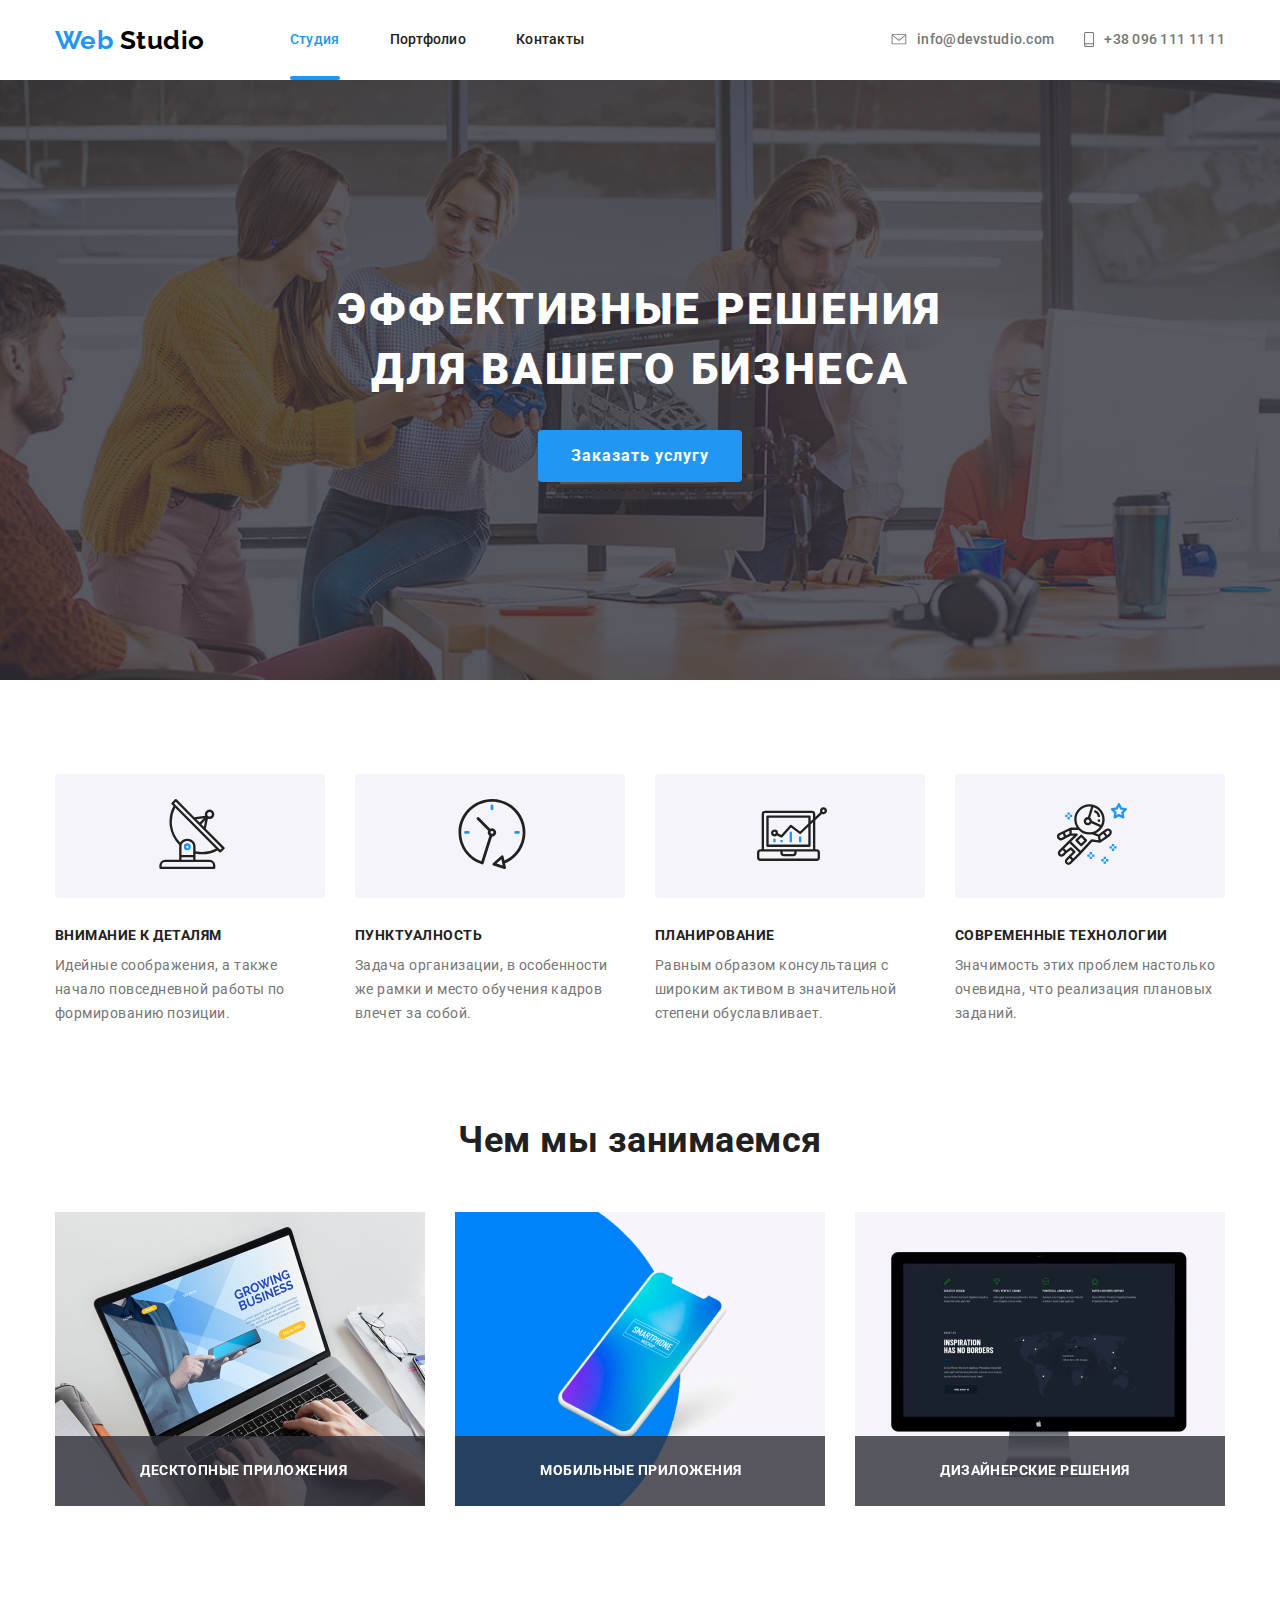
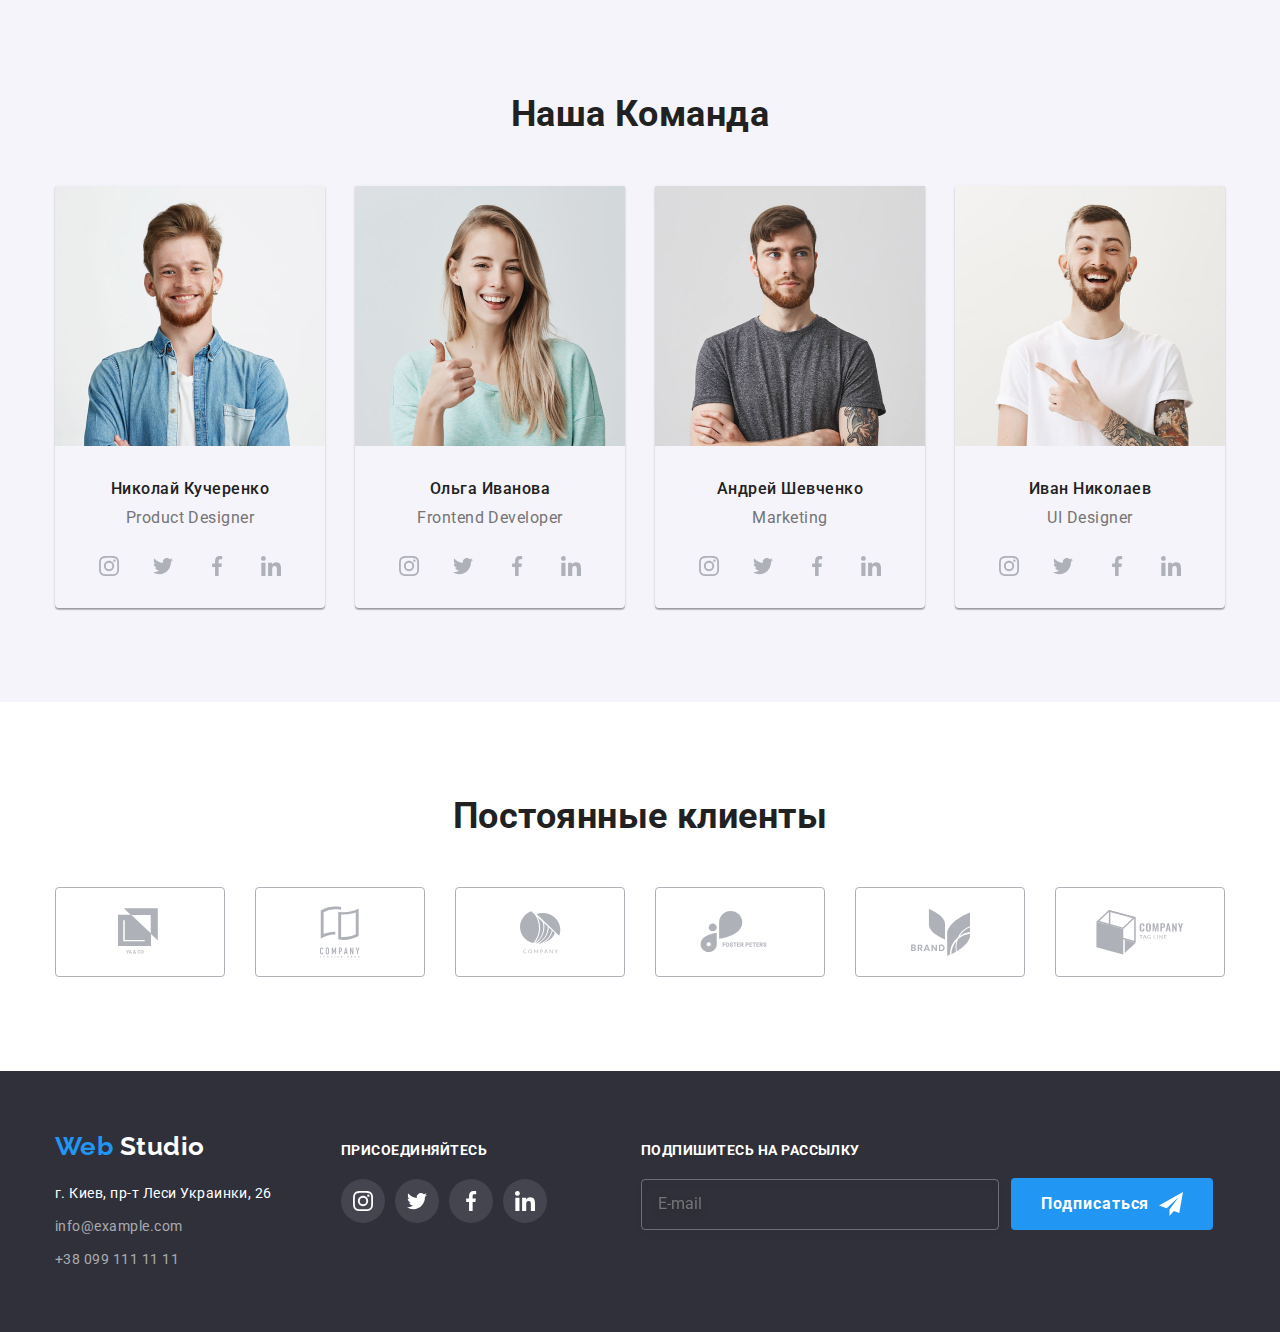
<file: index.html>
<!DOCTYPE html>
<html lang="ru">
  <head>
    <meta charset="UTF-8" />
    <meta name="viewport" content="width=device-width, initial-scale=1.0" />
    <title>Web Studio</title>
    <link
      href="https://fonts.googleapis.com/css2?family=Raleway:wght@700&family=Roboto:wght@400;500;700;900&display=swap"
      rel="stylesheet"
    />
    <link
      rel="stylesheet"
      href="https://cdnjs.cloudflare.com/ajax/libs/modern-normalize/0.7.0/modern-normalize.min.css"
    />

    <link rel="stylesheet" href="./css/main.min.css" />
  </head>
  <body>
    <!-- Шапка -->
    <header>
      <div class="container header">
        <nav class="header-nav">
          <a href="" class="logo link">
            Web <span class="studio-black">Studio</span>
          </a>

          <ul class="pages-nav list">
            <li class="item">
              <a href="" class="link current">Студия</a>
            </li>
            <li class="item">
              <a href="./portfolio.html" class="link">Портфолио</a>
            </li>
            <li class="item"><a href="" class="link">Контакты</a></li>
          </ul>
        </nav>

        <ul class="header-contacts list">
          <li class="header-mail">
            <a href="mailto:info@devstudio.com" class="contacts link"
              ><svg class="icon-mail">
                <use href="./images/sprite.svg#envelope"></use>
              </svg>
              info@devstudio.com</a
            >
          </li>
          <li class="header-phone">
            <a href="tel:+380961111111" class="contacts link"
              ><svg class="icon-phone">
                <use href="./images/sprite.svg#smartphone"></use>
              </svg>
              +38 096 111 11 11</a
            >
          </li>
        </ul>
      </div>
    </header>

    <main>
      <!-- Герой -->
      <section class="hero">
        <h1 class="hero-title">
          Эффективные решения <br />
          для вашего бизнеса
        </h1>
        <button class="hero-btn" data-open-modal>Заказать услугу</button>
      </section>

      <!-- Особенности -->
      <section class="section">
        <div class="container features">
          <h2 class="visually-hiden">Особенности</h2>

          <ul class="features-list list">
            <li class="item">
              <div class="features-icon">
                <svg class="icon-antenna">
                  <use href="./images/sprite.svg#antenna"></use>
                </svg>
              </div>
              <h3 class="title">Внимание к деталям</h3>

              <p class="text">
                Идейные соображения, а также начало повседневной работы по
                формированию позиции.
              </p>
            </li>
            <li class="item">
              <div class="features-icon">
                <svg class="icon-clock">
                  <use href="./images/sprite.svg#clock"></use>
                </svg>
              </div>
              <h3 class="title">Пунктуалность</h3>

              <p class="text">
                Задача организации, в особенности же рамки и место обучения
                кадров влечет за собой.
              </p>
            </li>
            <li class="item">
              <div class="features-icon">
                <svg class="icon-diagram">
                  <use href="./images/sprite.svg#diagram"></use>
                </svg>
              </div>
              <h3 class="title">Планирование</h3>

              <p class="text">
                Равным образом консультация с широким активом в значительной
                степени обуславливает.
              </p>
            </li>
            <li class="item">
              <div class="features-icon">
                <svg class="icon-astronaut">
                  <use href="./images/sprite.svg#astronaut"></use>
                </svg>
              </div>
              <h3 class="title">Современные Технологии</h3>
              <p class="text">
                Значимость этих проблем настолько очевидна, что реализация
                плановых заданий.
              </p>
            </li>
          </ul>
        </div>
      </section>

      <!-- Чем мы занимаемся -->
      <section class="section">
        <div class="container">
          <h2 class="section-title">Чем мы занимаемся</h2>

          <ul class="directions list">
            <li class="item">
              <img src="./images/box-1.jpg" alt="Изображение Ноутбука" />
              <h3 class="direction-title">Десктопные приложения</h3>
            </li>
            <li class="item">
              <img src="./images/box-2.jpg" alt="Изображение Смартфона" />
              <h3 class="direction-title">Мобильные приложения</h3>
            </li>
            <li class="item">
              <img src="./images/box-3.jpg" alt="Изображение Монитора" />
              <h3 class="direction-title">Дизайнерские решения</h3>
            </li>
          </ul>
        </div>
      </section>

      <!-- Наша команда -->
      <section class="section our-team">
        <div class="container">
          <h2 class="section-title">Наша Команда</h2>

          <ul class="team list">
            <li class="item">
              <img
                class="img"
                src="./images/team-1.jpg"
                alt="Фотография Николая Кучеренко"
                width="270"
              />

              <h3 class="team-title">Николай Кучеренко</h3>
              <p class="team-position">Product Designer</p>

              <ul class="team-social list">
                <li class="team-social-item">
                  <a href="" aria-label="Ссылка на Инстаграм" class="team-link">
                    <svg class="team-link-icon">
                      <use href="./images/sprite.svg#instagram"></use>
                    </svg>
                  </a>
                </li>
                <li class="team-social-item">
                  <a href="" aria-label="Ссылка на Твиттер" class="team-link">
                    <svg class="team-link-icon">
                      <use href="./images/sprite.svg#twitter"></use>
                    </svg>
                  </a>
                </li>
                <li class="team-social-item">
                  <a href="" aria-label="Ссылка на Фейсбук" class="team-link">
                    <svg class="team-link-icon">
                      <use href="./images/sprite.svg#facebook"></use>
                    </svg>
                  </a>
                </li>
                <li class="team-social-item">
                  <a href="" aria-label="Ссылка на ЛинкедИн" class="team-link">
                    <svg class="team-link-icon">
                      <use href="./images/sprite.svg#linkedin"></use>
                    </svg>
                  </a>
                </li>
              </ul>
            </li>

            <li class="item">
              <img
                class="img"
                src="./images/team-2.jpg"
                alt="Фотография Ольги Ивановой"
                width="270"
              />

              <h3 class="team-title">Ольга Иванова</h3>
              <p class="team-position">Frontend Developer</p>

              <ul class="team-social list">
                <li class="team-social-item">
                  <a href="" aria-label="Ссылка на Инстаграм" class="team-link">
                    <svg class="team-link-icon">
                      <use href="./images/sprite.svg#instagram"></use>
                    </svg>
                  </a>
                </li>
                <li class="team-social-item">
                  <a href="" aria-label="Ссылка на Твиттер" class="team-link">
                    <svg class="team-link-icon">
                      <use href="./images/sprite.svg#twitter"></use>
                    </svg>
                  </a>
                </li>
                <li class="team-social-item">
                  <a href="" aria-label="Ссылка на Фейсбук" class="team-link">
                    <svg class="team-link-icon">
                      <use href="./images/sprite.svg#facebook"></use>
                    </svg>
                  </a>
                </li>
                <li class="team-social-item">
                  <a href="" aria-label="Ссылка на ЛинкедИн" class="team-link">
                    <svg class="team-link-icon">
                      <use href="./images/sprite.svg#linkedin"></use>
                    </svg>
                  </a>
                </li>
              </ul>
            </li>

            <li class="item">
              <img
                class="img"
                src="./images/team-3.jpg"
                alt="Фотография Андрея Шевченко"
                width="270"
              />

              <h3 class="team-title">Андрей Шевченко</h3>
              <p class="team-position">Marketing</p>

              <ul class="team-social list">
                <li class="team-social-item">
                  <a href="" aria-label="Ссылка на Инстаграм" class="team-link">
                    <svg class="team-link-icon">
                      <use href="./images/sprite.svg#instagram"></use>
                    </svg>
                  </a>
                </li>
                <li class="team-social-item">
                  <a href="" aria-label="Ссылка на Твиттер" class="team-link">
                    <svg class="team-link-icon">
                      <use href="./images/sprite.svg#twitter"></use>
                    </svg>
                  </a>
                </li>
                <li class="team-social-item">
                  <a href="" aria-label="Ссылка на Фейсбук" class="team-link">
                    <svg class="team-link-icon">
                      <use href="./images/sprite.svg#facebook"></use>
                    </svg>
                  </a>
                </li>
                <li class="team-social-item">
                  <a href="" aria-label="Ссылка на ЛинкедИн" class="team-link">
                    <svg class="team-link-icon">
                      <use href="./images/sprite.svg#linkedin"></use>
                    </svg>
                  </a>
                </li>
              </ul>
            </li>

            <li class="item">
              <img
                class="img"
                src="./images/team-4.jpg"
                alt="Фотография Ивана Николаева"
                width="270"
              />

              <h3 class="team-title">Иван Николаев</h3>
              <p class="team-position">UI Designer</p>

              <ul class="team-social list">
                <li class="team-social-item">
                  <a href="" aria-label="Ссылка на Инстаграм" class="team-link">
                    <svg class="team-link-icon">
                      <use href="./images/sprite.svg#instagram"></use>
                    </svg>
                  </a>
                </li>
                <li class="team-social-item">
                  <a href="" aria-label="Ссылка на Твиттер" class="team-link">
                    <svg class="team-link-icon">
                      <use href="./images/sprite.svg#twitter"></use>
                    </svg>
                  </a>
                </li>
                <li class="team-social-item">
                  <a href="" aria-label="Ссылка на Фейсбук" class="team-link">
                    <svg class="team-link-icon">
                      <use href="./images/sprite.svg#facebook"></use>
                    </svg>
                  </a>
                </li>
                <li class="team-social-item">
                  <a href="" aria-label="Ссылка на ЛинкедИн" class="team-link">
                    <svg class="team-link-icon">
                      <use href="./images/sprite.svg#linkedin"></use>
                    </svg>
                  </a>
                </li>
              </ul>
            </li>
          </ul>
        </div>
      </section>

      <!-- Постоянные клиенты -->
      <section class="section">
        <div class="container clients">
          <h2 class="section-title">Постоянные клиенты</h2>

          <ul class="list">
            <li class="item">
              <a href="" aria-label="Ссылка на клиента" class="client-link">
                <svg class="client-link-logo" width="44" height="49">
                  <use href="./images/sprite.svg#logo-1"></use>
                </svg>
              </a>
            </li>

            <li class="item">
              <a href="" aria-label="Ссылка на клиента" class="client-link">
                <svg class="client-link-logo" width="40" height="52">
                  <use href="./images/sprite.svg#logo-2"></use>
                </svg>
              </a>
            </li>

            <li class="item">
              <a href="" aria-label="Ссылка на клиента" class="client-link">
                <svg class="client-link-logo" width="41" height="43">
                  <use href="./images/sprite.svg#logo-3"></use>
                </svg>
              </a>
            </li>

            <li class="item">
              <a href="" aria-label="Ссылка на клиента" class="client-link">
                <svg class="client-link-logo" width="80" height="42">
                  <use href="./images/sprite.svg#logo-4"></use>
                </svg>
              </a>
            </li>
            <li class="item">
              <a href="" aria-label="Ссылка на клиента" class="client-link">
                <svg class="client-link-logo" width="59" height="47">
                  <use href="./images/sprite.svg#logo-5"></use>
                </svg>
              </a>
            </li>
            <li class="item">
              <a href="" aria-label="Ссылка на клиента" class="client-link">
                <svg class="client-link-logo" width="88" height="45">
                  <use href="./images/sprite.svg#logo-6"></use>
                </svg>
              </a>
            </li>
          </ul>
        </div>
      </section>

      <!-- Модальное окно -->

      <div class="backdrop is-hidden" data-backdrop>
        <div class="modal">
          <form class="modal-form" autocomplete="off">
            <h2 class="form-title">
              Оставьте свои данные, мы вам перезвоним
            </h2>

            <label class="form-group"
              ><input
                type="text"
                name="name-text"
                class="form-input"
                placeholder=" "
              />
              <svg class="input-icon">
                <use href="./images/sprite.svg#icon-person"></use>
              </svg>
              <span class="form-label">Имя</span>
            </label>

            <label class="form-group"
              ><input
                type="tel"
                name="tel"
                class="form-input"
                placeholder=" "
              /><svg class="input-icon">
                <use href="./images/sprite.svg#icon-phone"></use>
              </svg>
              <span class="form-label">Телефон</span></label
            >

            <label class="form-group"
              ><input
                type="email"
                name="mail"
                class="form-input"
                placeholder=" "
              /><svg class="input-icon">
                <use href="./images/sprite.svg#icon-email"></use>
              </svg>
              <span class="form-label">Почта</span>
            </label>

            <label class="comment">
              <textarea
                name="comment"
                rows="10"
                class="textarea"
                placeholder=" "
              >
              </textarea
              ><span class="comment-label">Комментарий</span>
            </label>

            <label class="checkbox-label">
              <input type="checkbox" name="chekbox" class="checkbox" />
              <span class="checkbox-icon"></span>
              Соглашаюсь с рассылкой и принимаю Условия договора</label
            >

            <div class="form-button">
              <button type="submit" class="snd-btn">Отправить</button>
            </div>

            <button type="button" class="cls-btn" data-close-modal>
              <svg class="cls-btn-icon" width="18" height="18">
                <use href="./images/sprite.svg#icon-close"></use>
              </svg>
            </button>
          </form>
        </div>
      </div>
    </main>
    <!-- Футер -->
    <footer class="footer">
      <div class="container footer-main">
        <div class="logo-contacts">
          <div class="footer-logo">
            <a href="" class="logo link">
              Web <span class="studio-white">Studio</span>
            </a>
          </div>
          <div class="contacts">
            <p class="contacts-item">г. Киев, пр-т Леси Украинки, 26</p>
            <p class="contacts-item">info@example.com</p>
            <p class="contacts-item">+38 099 111 11 11</p>
          </div>
        </div>

        <!-- Социальные сети -->

        <div class="footer-social">
          <p class="footer-social-text">Присоединяйтесь</p>
          <ul class="footer-social-list list">
            <li class="item">
              <a
                href=""
                aria-label="Ссылка на Instagram"
                class="footer-social-link"
              >
                <svg class="footer-link-logo">
                  <use href="./images/sprite.svg#instagram"></use>
                </svg>
              </a>
            </li>
            <li class="item">
              <a
                href=""
                aria-label="Ссылка на Twitter"
                class="footer-social-link"
              >
                <svg class="footer-link-logo">
                  <use href="./images/sprite.svg#twitter"></use>
                </svg>
              </a>
            </li>
            <li class="item">
              <a
                href=""
                aria-label="Ссылка на Facebook"
                class="footer-social-link"
              >
                <svg class="footer-link-logo">
                  <use href="./images/sprite.svg#facebook"></use>
                </svg>
              </a>
            </li>
            <li class="item">
              <a
                href=""
                aria-label="Ссылка на LinkedIn"
                class="footer-social-link"
              >
                <svg class="footer-link-logo">
                  <use href="./images/sprite.svg#linkedin"></use>
                </svg>
              </a>
            </li>
          </ul>
        </div>

        <div class="subscribe">
          <form class="footer-form">
            <div class="form-field">
              <div class="footer-form-input">
                <label for="mail">Подпишитесь на рассылку</label>
                <input
                  type="email"
                  name="subscribe-mail"
                  id="mail"
                  placeholder="E-mail"
                />
              </div>

              <div class="form-btn">
                <button type="submit" class="footer-btn">
                  Подписаться
                  <svg class="footer-btn-icon" width="24" height="24">
                    <use href="./images/sprite.svg#send"></use>
                  </svg>
                </button>
              </div>
            </div>
          </form>
        </div>
      </div>
    </footer>

    <script>
      const refs = {
        openModalBtn: document.querySelector('[data-open-modal]'),
        closeModalBtn: document.querySelector('[data-close-modal]'),
        backdrop: document.querySelector('[data-backdrop]'),
      };

      refs.openModalBtn.addEventListener('click', toggleModal);
      refs.closeModalBtn.addEventListener('click', toggleModal);

      refs.backdrop.addEventListener('click', logBackdropClick);

      function toggleModal() {
        refs.backdrop.classList.toggle('is-hidden');
      }

      function logBackdropClick() {
        console.log('Это клик в бекдроп');
      }
    </script>
  </body>
</html>
</file>
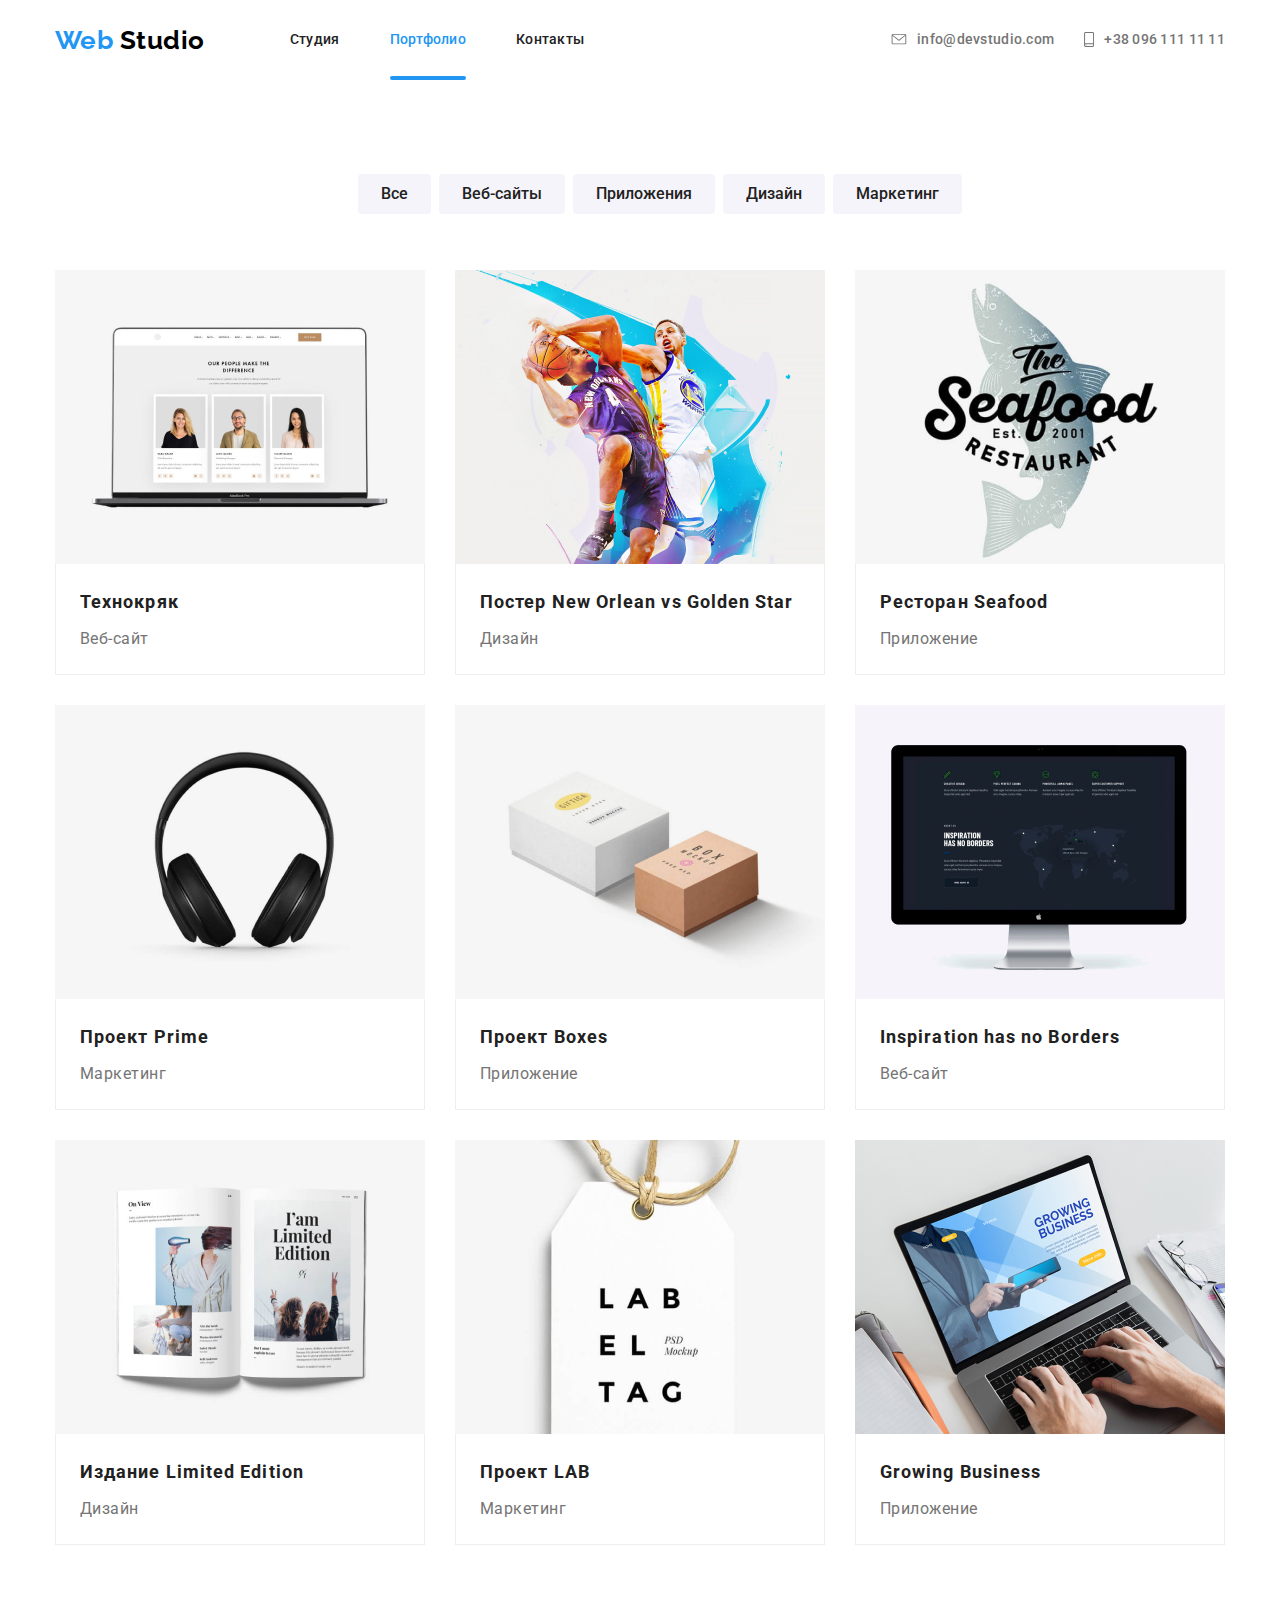
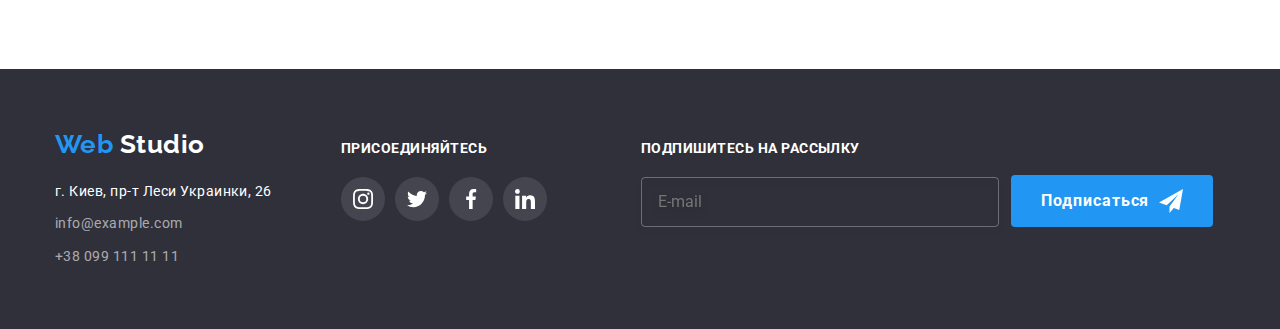
<file: portfolio.html>
<!DOCTYPE html>
<html lang="ru">
  <head>
    <meta charset="UTF-8" />
    <meta name="viewport" content="width=device-width, initial-scale=1.0" />
    <title>Web Studio - Портфолио</title>
    <link
      href="https://fonts.googleapis.com/css2?family=Raleway:wght@700&family=Roboto:wght@400;500;700;900&display=swap"
      rel="stylesheet"
    />
    <link
      rel="stylesheet"
      href="https://cdnjs.cloudflare.com/ajax/libs/modern-normalize/0.7.0/modern-normalize.min.css"
    />
    <link rel="stylesheet" href="./css/main.min.css" />
  </head>

  <body>
    <!-- Шапка -->
    <header>
      <div class="container header">
        <nav class="header-nav">
          <a href="" class="logo link">
            Web <span class="studio-black">Studio</span>
          </a>

          <ul class="pages-nav list">
            <li class="item"><a href="./index.html" class="link">Студия</a></li>
            <li class="item">
              <a href="./portfolio.html" class="link current">Портфолио</a>
            </li>
            <li class="item"><a href="" class="link">Контакты</a></li>
          </ul>
        </nav>

        <ul class="header-contacts list">
          <li class="header-mail">
            <a href="mailto:info@devstudio.com" class="contacts link"
              ><svg class="icon-mail">
                <use href="./images/sprite.svg#envelope"></use>
              </svg>
              info@devstudio.com</a
            >
          </li>
          <li class="header-phone">
            <a href="tel:+380961111111" class="contacts link"
              ><svg class="icon-phone">
                <use href="./images/sprite.svg#smartphone"></use>
              </svg>
              +38 096 111 11 11</a
            >
          </li>
        </ul>
      </div>
    </header>

    <main>
      <section class="portfolio">
        <div class="container">
          <h1 class="visually-hiden">Портфолио</h1>

          <ul class="filter">
            <li class="filter-nav list">
              <button class="filter-btn">Все</button>
            </li>
            <li class="filter-nav list">
              <button class="filter-btn">Веб-сайты</button>
            </li>
            <li class="filter-nav list">
              <button class="filter-btn">Приложения</button>
            </li>
            <li class="filter-nav list">
              <button class="filter-btn">Дизайн</button>
            </li>
            <li class="filter-nav list">
              <button class="filter-btn">Маркетинг</button>
            </li>
          </ul>

          <ul class="portfolio-list list">
            <li class="portfolio-list-item">
              <a href="" class="link">
                <div class="portfolio-thumb">
                  <img
                    class="img"
                    src="./images/portfolio-product-1.jpg"
                    alt="Изображение веб-сайта на ноутбуке"
                  />
                  <div class="portfolio-text">
                    <p class="text">
                      Технокряк это современная площадка распространения
                      коронавируса. Компании используют эту платформу для
                      цифрового шпионажа и атак на защищённые сервера
                      конкурентов.
                    </p>
                  </div>
                </div>
                <div class="portfolio-heading">
                  <h2 class="portfolio-title">Технокряк</h2>
                  <p class="portfolio-directions">Веб-сайт</p>
                </div>
              </a>
            </li>
            <li class="portfolio-list-item">
              <a href="" class="link">
                <div class="portfolio-thumb">
                  <img
                    class="img"
                    src="./images/portfolio-product-2.jpg"
                    alt="Постер New Orlean vs Golden Star"
                  />

                  <div class="portfolio-text">
                    <p class="text">
                      Технокряк это современная площадка распространения
                      коронавируса. Компании используют эту платформу для
                      цифрового шпионажа и атак на защищённые сервера
                      конкурентов.
                    </p>
                  </div>
                </div>

                <div class="portfolio-heading">
                  <h2 class="portfolio-title">
                    Постер New Orlean vs Golden Star
                  </h2>
                  <p class="portfolio-directions">Дизайн</p>
                </div>
              </a>
            </li>
            <li class="portfolio-list-item">
              <a href="" class="link">
                <div class="portfolio-thumb">
                  <img
                    class="img"
                    src="./images/portfolio-product-3.jpg"
                    alt="Постер ресторана Seafood"
                  />

                  <div class="portfolio-text">
                    <p class="text">
                      Технокряк это современная площадка распространения
                      коронавируса. Компании используют эту платформу для
                      цифрового шпионажа и атак на защищённые сервера
                      конкурентов.
                    </p>
                  </div>
                </div>
                <div class="portfolio-heading">
                  <h2 class="portfolio-title">Ресторан Seafood</h2>
                  <p class="portfolio-directions">Приложение</p>
                </div>
              </a>
            </li>
            <li class="portfolio-list-item">
              <a href="" class="link">
                <div class="portfolio-thumb">
                  <img
                    class="img"
                    src="./images/portfolio-product-4.jpg"
                    alt="Изображение наушников"
                  />

                  <div class="portfolio-text">
                    <p class="text">
                      Технокряк это современная площадка распространения
                      коронавируса. Компании используют эту платформу для
                      цифрового шпионажа и атак на защищённые сервера
                      конкурентов.
                    </p>
                  </div>
                </div>
                <div class="portfolio-heading">
                  <h2 class="portfolio-title">Проект Prime</h2>
                  <p class="portfolio-directions">Маркетинг</p>
                </div>
              </a>
            </li>
            <li class="portfolio-list-item">
              <a href="" class="link">
                <div class="portfolio-thumb">
                  <img
                    class="img"
                    src="./images/portfolio-product-5.jpg"
                    alt="Изображение коробок"
                  />

                  <div class="portfolio-text">
                    <p class="text">
                      Технокряк это современная площадка распространения
                      коронавируса. Компании используют эту платформу для
                      цифрового шпионажа и атак на защищённые сервера
                      конкурентов.
                    </p>
                  </div>
                </div>
                <div class="portfolio-heading">
                  <h2 class="portfolio-title">Проект Boxes</h2>
                  <p class="portfolio-directions">Приложение</p>
                </div>
              </a>
            </li>
            <li class="portfolio-list-item">
              <a href="" class="link">
                <div class="portfolio-thumb">
                  <img
                    class="img"
                    src="./images/box-3.jpg"
                    alt="Изображение монитора"
                  />

                  <div class="portfolio-text">
                    <p class="text">
                      Технокряк это современная площадка распространения
                      коронавируса. Компании используют эту платформу для
                      цифрового шпионажа и атак на защищённые сервера
                      конкурентов.
                    </p>
                  </div>
                </div>
                <div class="portfolio-heading">
                  <h2 class="portfolio-title">Inspiration has no Borders</h2>
                  <p class="portfolio-directions">Веб-сайт</p>
                </div>
              </a>
            </li>
            <li class="portfolio-list-item">
              <a href="" class="link">
                <div class="portfolio-thumb">
                  <img
                    class="img"
                    src="./images/portfolio-product-6.jpg"
                    alt="Изображение журнала"
                  />

                  <div class="portfolio-text">
                    <p class="text">
                      Технокряк это современная площадка распространения
                      коронавируса. Компании используют эту платформу для
                      цифрового шпионажа и атак на защищённые сервера
                      конкурентов.
                    </p>
                  </div>
                </div>
                <div class="portfolio-heading">
                  <h2 class="portfolio-title">Издание Limited Edition</h2>
                  <p class="portfolio-directions">Дизайн</p>
                </div>
              </a>
            </li>
            <li class="portfolio-list-item">
              <a href="" class="link">
                <div class="portfolio-thumb">
                  <img
                    class="img"
                    src="./images/portfolio-product-7.jpg"
                    alt="Изображение бирки"
                  />

                  <div class="portfolio-text">
                    <p class="text">
                      Технокряк это современная площадка распространения
                      коронавируса. Компании используют эту платформу для
                      цифрового шпионажа и атак на защищённые сервера
                      конкурентов.
                    </p>
                  </div>
                </div>
                <div class="portfolio-heading">
                  <h2 class="portfolio-title">Проект LAB</h2>
                  <p class="portfolio-directions">Маркетинг</p>
                </div>
              </a>
            </li>
            <li class="portfolio-list-item">
              <a href="" class="link">
                <div class="portfolio-thumb">
                  <img
                    class="img"
                    src="./images/box-1.jpg"
                    alt="Изображение ноутбука"
                  />

                  <div class="portfolio-text">
                    <p class="text">
                      Технокряк это современная площадка распространения
                      коронавируса. Компании используют эту платформу для
                      цифрового шпионажа и атак на защищённые сервера
                      конкурентов.
                    </p>
                  </div>
                </div>
                <div class="portfolio-heading">
                  <h2 class="portfolio-title">Growing Business</h2>
                  <p class="portfolio-directions">Приложение</p>
                </div>
              </a>
            </li>
          </ul>
        </div>
      </section>
    </main>
    <!-- Футер -->
    <footer class="footer">
      <div class="container footer-main">
        <div class="logo-contacts">
          <div class="footer-logo">
            <a href="" class="logo link">
              Web <span class="studio-white">Studio</span>
            </a>
          </div>
          <div class="contacts">
            <p class="contacts-item">г. Киев, пр-т Леси Украинки, 26</p>
            <p class="contacts-item">info@example.com</p>
            <p class="contacts-item">+38 099 111 11 11</p>
          </div>
        </div>

        <!-- Социальные сети -->

        <div class="footer-social">
          <p class="footer-social-text">Присоединяйтесь</p>
          <ul class="footer-social-list list">
            <li class="item">
              <a
                href=""
                aria-label="Ссылка на Instagram"
                class="footer-social-link"
              >
                <svg class="footer-link-logo">
                  <use href="./images/sprite.svg#instagram"></use>
                </svg>
              </a>
            </li>
            <li class="item">
              <a
                href=""
                aria-label="Ссылка на Twitter"
                class="footer-social-link"
              >
                <svg class="footer-link-logo">
                  <use href="./images/sprite.svg#twitter"></use>
                </svg>
              </a>
            </li>
            <li class="item">
              <a
                href=""
                aria-label="Ссылка на Facebook"
                class="footer-social-link"
              >
                <svg class="footer-link-logo">
                  <use href="./images/sprite.svg#facebook"></use>
                </svg>
              </a>
            </li>
            <li class="item">
              <a
                href=""
                aria-label="Ссылка на LinkedIn"
                class="footer-social-link"
              >
                <svg class="footer-link-logo">
                  <use href="./images/sprite.svg#linkedin"></use>
                </svg>
              </a>
            </li>
          </ul>
        </div>

        <div class="subscribe">
          <form class="footer-form">
            <div class="form-field">
              <div class="footer-form-input">
                <label for="mail">Подпишитесь на рассылку</label>
                <input
                  type="email"
                  name="subscribe-mail"
                  id="mail"
                  placeholder="E-mail"
                />
              </div>

              <div class="form-btn">
                <button type="submit" class="footer-btn">
                  Подписаться
                  <svg class="footer-btn-icon" width="24" height="24">
                    <use href="./images/sprite.svg#send"></use>
                  </svg>
                </button>
              </div>
            </div>
          </form>
        </div>
      </div>
    </footer>
  </body>
</html>
</file>
<file: css/main.min.css>
body{background-color:#fff;color:#757575;font-family:Roboto, sans-serif;letter-spacing:0.03em}.list{margin:0;padding:0;list-style:none}.link{text-decoration:none}.visually-hiden{position:absolute !important;clip:rect(1px 1px 1px 1px);clip:rect(1px, 1px, 1px, 1px);padding:0 !important;border:0 !important;height:1px !important;width:1px !important;overflow:hidden}.container{margin-left:auto;margin-right:auto;width:1200px;padding-top:94px;padding-bottom:94px;padding-left:15px;padding-right:15px}.section-title{padding:0;margin:0px 0px 50px 0px;color:#212121;font-weight:700;font-size:36px;line-height:1.16;text-align:center}.header{display:-webkit-box;display:-ms-flexbox;display:flex;padding-top:0;padding-bottom:0}.header-nav{display:-webkit-box;display:-ms-flexbox;display:flex;-webkit-box-align:center;-ms-flex-align:center;align-items:center}.pages-nav{display:-webkit-box;display:-ms-flexbox;display:flex;margin-left:85px}.pages-nav .item{position:relative}.pages-nav .item+.item{margin-left:50px}.pages-nav .link{display:block;padding-top:32px;padding-bottom:32px;color:#212121;font-weight:500;font-size:14px;line-height:1.14;letter-spacing:0.02em}.pages-nav .link:hover,.pages-nav .link:focus{color:#2196f3}.pages-nav .current::after{position:absolute;content:'';bottom:0;left:0;width:100%;height:4px;border-radius:2px;background-color:#2196f3}.pages-nav .link.current{color:#2196f3}.header-contacts{display:-webkit-box;display:-ms-flexbox;display:flex;margin-left:auto;-webkit-box-align:center;-ms-flex-align:center;align-items:center}.header-mail+.header-phone{margin-left:30px}.header-phone,.header-mail{display:-webkit-inline-box;display:-ms-inline-flexbox;display:inline-flex;-webkit-box-align:center;-ms-flex-align:center;align-items:center}.header-contacts .contacts{display:-webkit-inline-box;display:-ms-inline-flexbox;display:inline-flex;-webkit-box-align:center;-ms-flex-align:center;align-items:center;color:#757575;font-weight:500;font-size:14px;line-height:1.14;letter-spacing:0.02em}.header-contacts .contacts:hover,.header-contacts .contacts:focus{color:#2196f3}.icon-mail{margin-right:10px;width:16px;height:11px;fill:currentColor}.icon-phone{margin-right:10px;width:10px;height:15px;fill:currentColor}.logo{color:#2196f3;font-family:Raleway, sans-serif;font-weight:700;font-size:26px;line-height:1.19}.logo .studio-black{color:#000}.logo .studio-white{color:#fff}.features{padding-bottom:0}.features-list{display:-webkit-box;display:-ms-flexbox;display:flex}.features-icon{padding:25px 102px;width:270px;margin-bottom:30px;border-radius:4px;background-color:#f5f4fa}.icon-antenna,.icon-clock,.icon-diagram,.icon-astronaut{width:70px;height:70px}.features-list .item{width:calc((100% - 90px) / 4);margin-right:30px}.features-list .item:nth-child(4n){margin-right:0}.features-list .title{margin-top:0;margin-bottom:10px;color:#212121;font-weight:700;font-size:14px;line-height:1.14;text-transform:uppercase}.features-list .text{margin:0;font-weight:400;font-size:14px;line-height:1.71}.hero{max-width:1600px;height:600px;margin-left:auto;margin-right:auto;padding-top:200px;padding-bottom:200px;background-image:-webkit-gradient(linear, left top, left bottom, from(rgba(47,48,58,0.8)), to(rgba(47,48,58,0.8))),url(../images/hero-img.jpg);background-image:linear-gradient(rgba(47,48,58,0.8), rgba(47,48,58,0.8)),url(../images/hero-img.jpg);background-color:#000;background-position:center;background-size:cover;text-align:center}.hero-title{margin-top:0;margin-bottom:30px;color:#fff;font-weight:900;font-size:44px;line-height:1.36;letter-spacing:0.06em;text-transform:uppercase}.hero-btn{padding:10px 32px;min-width:200px;border:1px solid transparent;border-radius:4px;color:#fff;background-color:#2196f3;font-weight:700;font-size:16px;line-height:1.87;letter-spacing:0.06em}.directions{display:-webkit-box;display:-ms-flexbox;display:flex}.directions .item{position:relative;height:294px;margin-right:30px}.directions .item:last-child{margin-right:0}.directions .item::after{position:absolute;content:'';bottom:0;left:0;width:370px;height:70px;background-color:rgba(47,48,58,0.8)}.direction-title{position:absolute;bottom:27px;left:23%;z-index:1;margin:0;font-weight:700;font-size:14px;line-height:1.14;text-align:center;text-transform:uppercase;color:#fff}.our-team{background-color:#f5f4fa}.team{display:-webkit-box;display:-ms-flexbox;display:flex}.team-title{margin-top:0;margin-bottom:10px;color:#212121;font-weight:500;font-size:16px;line-height:1.18;text-align:center}.team .item{height:422px;width:calc((100% - 90px) / 4);margin-right:30px;-webkit-box-shadow:0px 2px 1px rgba(0,0,0,0.2),0px 1px 1px rgba(0,0,0,0.14),0px 1px 3px rgba(0,0,0,0.12);box-shadow:0px 2px 1px rgba(0,0,0,0.2),0px 1px 1px rgba(0,0,0,0.14),0px 1px 3px rgba(0,0,0,0.12);border-radius:0px 0px 4px 4px}.team .item:last-child{margin-right:0}.team .img{margin-bottom:30px}.team-position{margin-top:0;margin-bottom:16px;font-weight:400;font-size:16px;line-height:1.18;text-align:center}.team-social{display:-webkit-box;display:-ms-flexbox;display:flex;padding:0px 32px 24px}.team-social-item:not(:last-child){margin-right:10px}.team-link{display:-webkit-inline-box;display:-ms-inline-flexbox;display:inline-flex;-webkit-box-align:center;-ms-flex-align:center;align-items:center;-webkit-box-pack:center;-ms-flex-pack:center;justify-content:center;border-radius:50%;width:44px;height:44px;color:#afb1b8}.team-link:hover,.team-link:focus{color:#fff;background-color:#2196f3}.team-link-icon{width:20px;height:20px;fill:currentColor}.clients .list{display:-webkit-box;display:-ms-flexbox;display:flex}.clients .item{display:-webkit-box;display:-ms-flexbox;display:flex;margin-right:30px}.client-link{display:-webkit-box;display:-ms-flexbox;display:flex;-webkit-box-align:center;-ms-flex-align:center;align-items:center;-webkit-box-pack:center;-ms-flex-pack:center;justify-content:center;width:170px;height:90px;border-radius:4px;border:1px solid #afb1b8;color:#afb1b8}.client-link:hover,.client-link:focus{color:#2196f3;border-color:#2196f3}.client-link-logo{fill:currentColor}.backdrop{position:fixed;top:0;left:0;width:100%;height:100%;opacity:1;background-color:rgba(0,0,0,0.2);-webkit-transition:opacity 250ms cubic-bezier(0.4, 0, 0.2, 1);transition:opacity 250ms cubic-bezier(0.4, 0, 0.2, 1)}.backdrop.is-hidden{opacity:0;pointer-events:none}.modal{position:absolute;top:50%;left:50%;padding:40px;width:528px;height:581px;-webkit-transform:translate(-50%, -50%) scale(1);transform:translate(-50%, -50%) scale(1);-webkit-transition:-webkit-transform 250ms cubic-bezier(0.4, 0, 0.2, 1);transition:-webkit-transform 250ms cubic-bezier(0.4, 0, 0.2, 1);transition:transform 250ms cubic-bezier(0.4, 0, 0.2, 1);transition:transform 250ms cubic-bezier(0.4, 0, 0.2, 1), -webkit-transform 250ms cubic-bezier(0.4, 0, 0.2, 1);background-color:#fff}.backdrop.is-hidden .modal{-webkit-transform:translate(-50%, -50%) scale(1.2);transform:translate(-50%, -50%) scale(1.2)}.modal-form{width:448px}.modal-form label{font-weight:400;font-size:12px;line-height:1.16;letter-spacing:0.01em;color:#757575}.form-title{margin-top:0;margin-bottom:30px;font-weight:700;font-size:20px;line-height:1.15;text-align:center;color:#212121}.form-group{position:relative;display:-webkit-box;display:-ms-flexbox;display:flex;-webkit-box-orient:vertical;-webkit-box-direction:reverse;-ms-flex-direction:column-reverse;flex-direction:column-reverse;margin-bottom:28px}.form-label{position:absolute;top:50%;left:42px;-webkit-transform:translateY(-50%);transform:translateY(-50%);-webkit-transition:-webkit-transform 250ms cubic-bezier(0.4, 0, 0.2, 1);transition:-webkit-transform 250ms cubic-bezier(0.4, 0, 0.2, 1);transition:transform 250ms cubic-bezier(0.4, 0, 0.2, 1);transition:transform 250ms cubic-bezier(0.4, 0, 0.2, 1), -webkit-transform 250ms cubic-bezier(0.4, 0, 0.2, 1)}.form-group:focus-within>.form-label,.form-input:not(:placeholder-shown) ~ .form-label{color:#2196f3;-webkit-transform:translate(-25px, -40px);transform:translate(-25px, -40px)}.form-input{padding:12px 12px 12px 42px;outline-color:#2196f3;border:1px solid rgba(33,33,33,0.2);border-radius:4px;cursor:pointer}.input-icon{position:absolute;top:50%;left:16px;-webkit-transform:translateY(-50%);transform:translateY(-50%);width:18px;height:18px}.form-group:focus-within .input-icon{fill:#2196f3}.comment{display:block;position:relative}.comment-label{position:absolute;top:12px;left:16px;-webkit-transition:-webkit-transform 250ms cubic-bezier(0.4, 0, 0.2, 1);transition:-webkit-transform 250ms cubic-bezier(0.4, 0, 0.2, 1);transition:transform 250ms cubic-bezier(0.4, 0, 0.2, 1);transition:transform 250ms cubic-bezier(0.4, 0, 0.2, 1), -webkit-transform 250ms cubic-bezier(0.4, 0, 0.2, 1)}.comment:focus-within .comment-label{color:#2196f3;-webkit-transform:translateY(-30px);transform:translateY(-30px)}.comment:not(:placeholder-shown)+.comment-label{-webkit-transform:translateY(-30px);transform:translateY(-30px)}.comment .textarea{display:-webkit-box;display:-ms-flexbox;display:flex;padding:12px 16px;margin-bottom:20px;height:120px;width:100%;resize:none;outline-color:#2196f3;cursor:pointer;border:1px solid rgba(33,33,33,0.2);border-radius:4px}.modal-form .checkbox-label{display:-webkit-box;display:-ms-flexbox;display:flex;-webkit-box-align:center;-ms-flex-align:center;align-items:center;padding-left:13px;margin-bottom:30px;font-weight:400;font-size:14px;line-height:1.71;letter-spacing:0.03em;color:#757575;text-transform:none}.checkbox{position:absolute !important;clip:rect(1px 1px 1px 1px);clip:rect(1px, 1px, 1px, 1px);padding:0 !important;border:0 !important;height:1px !important;width:1px !important;overflow:hidden}.checkbox-icon{display:inline-block;width:16px;height:15px;margin-right:7px;border:1px solid #212121;border-radius:2px}.checkbox:checked+.checkbox-icon{border-color:transparent;background-color:#2196f3;background-image:url(../../../images/icon-check.svg);background-origin:border-box;background-size:contain}.form-button{text-align:center}.snd-btn{min-width:200px;padding:10px 55px;margin-left:auto;margin-right:auto;background:#2196f3;color:#fff;border-color:transparent;-webkit-box-shadow:0px 4px 4px rgba(0,0,0,0.15);box-shadow:0px 4px 4px rgba(0,0,0,0.15);border-radius:4px;font-weight:700;font-size:16px;line-height:1.87;letter-spacing:0.06em;cursor:pointer}.cls-btn{display:-webkit-box;display:-ms-flexbox;display:flex;-webkit-box-align:center;-ms-flex-align:center;align-items:center;-webkit-box-pack:center;-ms-flex-pack:center;justify-content:center;position:absolute;top:8px;right:8px;padding:0;width:30px;height:30px;border-radius:50%;border:1px solid rgba(0,0,0,0.1);color:#2196f3;background-color:#fff;cursor:pointer}.cls-btn:hover .cls-btn-icon{fill:currentColor}.filter{display:-webkit-box;display:-ms-flexbox;display:flex;-webkit-box-pack:center;-ms-flex-pack:center;justify-content:center;margin-top:0;margin-bottom:56px}.filter-nav+.filter-nav{margin-left:8px}.filter-btn{padding:6px 22px;min-width:73px;border-radius:4px;border:1px solid transparent;color:#212121;background-color:#f5f4fa;font-family:roboto, sans-serif;font-weight:500;font-size:16px;line-height:1.62;text-align:center;cursor:pointer}.filter-btn:hover,.filter-btnfocus{color:#fff;background-color:#2196f3;-webkit-box-shadow:0px 3px 1px rgba(0,0,0,0.1),0px 1px 2px rgba(0,0,0,0.08),0px 2px 2px rgba(0,0,0,0.12);box-shadow:0px 3px 1px rgba(0,0,0,0.1),0px 1px 2px rgba(0,0,0,0.08),0px 2px 2px rgba(0,0,0,0.12)}.portfolio-list{display:-webkit-box;display:-ms-flexbox;display:flex;-ms-flex-wrap:wrap;flex-wrap:wrap}.portfolio-list-item{width:calc((100% - 60px) / 3);margin-right:30px;margin-bottom:30px;background-color:#fff}.portfolio-list-item:nth-child(3n){margin-right:0}.portfolio-list-item:hover{-webkit-box-sizing:border-box;box-sizing:border-box;-webkit-box-shadow:0px 1px 1px rgba(0,0,0,0.12),0px 4px 4px rgba(0,0,0,0.06),1px 4px 6px rgba(0,0,0,0.16);box-shadow:0px 1px 1px rgba(0,0,0,0.12),0px 4px 4px rgba(0,0,0,0.06),1px 4px 6px rgba(0,0,0,0.16)}.portfolio-list .link{display:inline-block}.portfolio-list .img{display:block}.portfolio-thumb{position:relative;overflow:hidden}.portfolio-heading{padding:20px 24px;border-left:1px solid #eeeeee;border-right:1px solid #eeeeee;border-bottom:1px solid #eeeeee}.portfolio-title{margin-top:0;margin-bottom:4px;color:#212121;font-weight:700;font-size:18px;line-height:2;letter-spacing:0.06em}.portfolio-text{position:absolute;top:0;left:0;width:100%;height:100%;background-color:rgba(33,150,243,0.9);padding:63px 24px;font-weight:400;font-size:18px;line-height:1.56;color:#fff;-webkit-transform:translateY(100%);transform:translateY(100%);-webkit-transition:-webkit-transform 250ms cubic-bezier(0.4, 0, 0.2, 1);transition:-webkit-transform 250ms cubic-bezier(0.4, 0, 0.2, 1);transition:transform 250ms cubic-bezier(0.4, 0, 0.2, 1);transition:transform 250ms cubic-bezier(0.4, 0, 0.2, 1), -webkit-transform 250ms cubic-bezier(0.4, 0, 0.2, 1)}.portfolio-list-item:hover .portfolio-text{-webkit-transform:translateY(0);transform:translateY(0)}.portfolio-text .text{margin:0}.portfolio-directions{color:#757575;margin:0;font-weight:400;font-size:16px;line-height:1.87}.footer{background-color:#2f303a}.footer-main{display:-webkit-box;display:-ms-flexbox;display:flex;-ms-flex-wrap:wrap;flex-wrap:wrap;padding-top:0;padding-bottom:60px}.logo-contacts{padding-top:60px;margin-right:69px}.footer-logo{display:-webkit-box;display:-ms-flexbox;display:flex;margin-bottom:20px}.contacts{margin-top:0}.contacts-item{color:#fff;font-weight:400;font-size:14px;line-height:1.71;margin:0}.contacts-item:nth-last-child(-n+2){color:rgba(255,255,255,0.6)}.contacts-item:not(:last-child){margin-bottom:9px}.footer-social{padding-top:72px;margin-right:94px}.footer-social-list{display:-webkit-box;display:-ms-flexbox;display:flex}.footer-social-list .item:not(:last-child){margin-right:10px}.footer-social-text{margin-top:0;margin-bottom:20px;color:#fff;font-weight:700;font-size:14px;line-height:1.14;text-transform:uppercase}.footer-social-link{display:-webkit-box;display:-ms-flexbox;display:flex;-webkit-box-align:center;-ms-flex-align:center;align-items:center;-webkit-box-pack:center;-ms-flex-pack:center;justify-content:center;width:44px;height:44px;border-radius:50%;color:#fff;background-color:rgba(255,255,255,0.1)}.footer-social-link:hover,.footer-social-link:focus{background-color:#2196f3}.footer-link-logo{width:20px;height:20px;fill:currentColor}.subscribe{padding-top:72px}.footer-form label{display:block;margin-top:0;margin-bottom:20px;color:#fff;font-weight:700;font-size:14px;line-height:1.14;text-transform:uppercase}.subscribe input{width:358px;background-color:transparent;border:1px solid rgba(255,255,255,0.3);-webkit-filter:drop-shadow(0px 4px 4px rgba(0,0,0,0.15));filter:drop-shadow(0px 4px 4px rgba(0,0,0,0.15));border-radius:4px;padding:15px 16px}.form-btn{margin-left:12px}.form-field{display:-webkit-box;display:-ms-flexbox;display:flex;-webkit-box-align:end;-ms-flex-align:end;align-items:flex-end}.footer-form-input{display:-webkit-box;display:-ms-flexbox;display:flex;-webkit-box-orient:vertical;-webkit-box-direction:normal;-ms-flex-direction:column;flex-direction:column}.footer-btn{display:-webkit-inline-box;display:-ms-inline-flexbox;display:inline-flex;-webkit-box-align:center;-ms-flex-align:center;align-items:center;color:#fff;background-color:#2196f3;padding:10px 29px;min-width:200px;border-radius:4px;border:1px solid transparent;font-weight:700;font-size:16px;line-height:1.87;letter-spacing:0.06em}.footer-btn-icon{margin-left:10px}
/*# sourceMappingURL=main.min.css.map */
</file>
